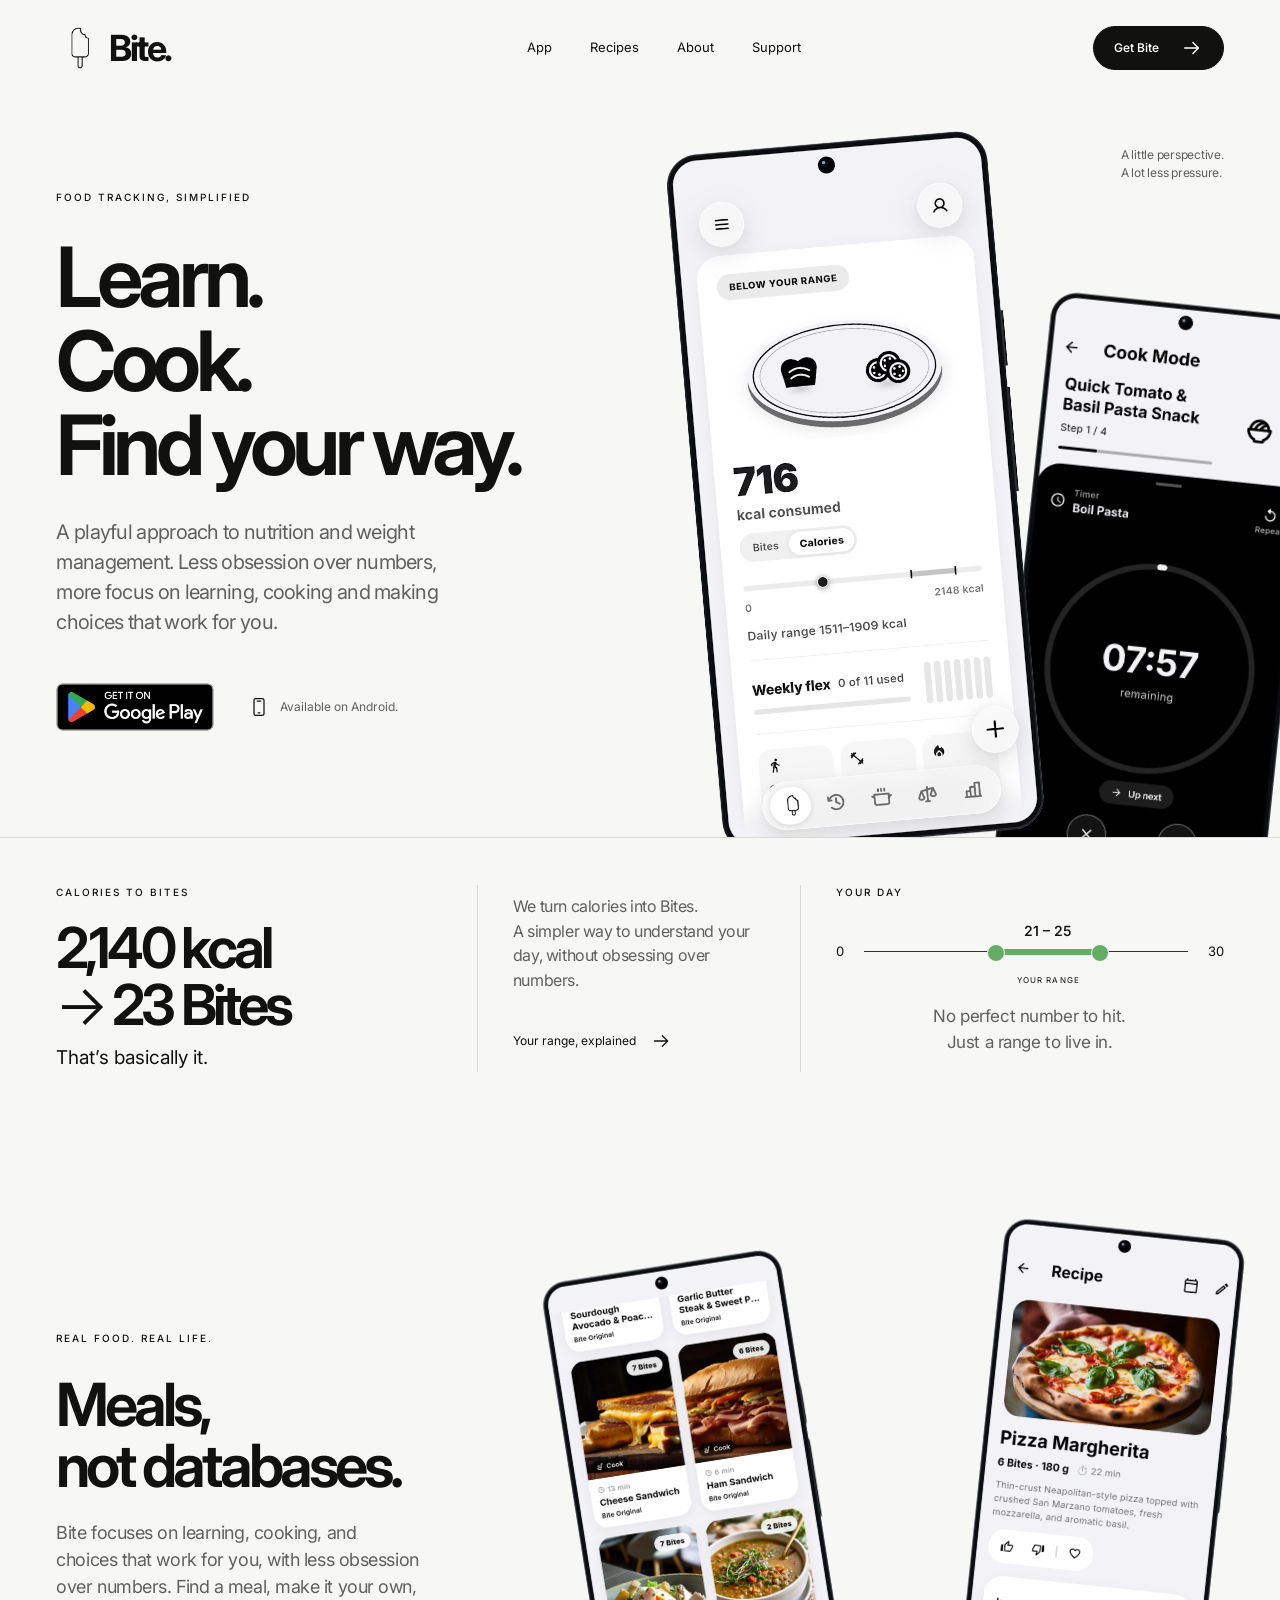
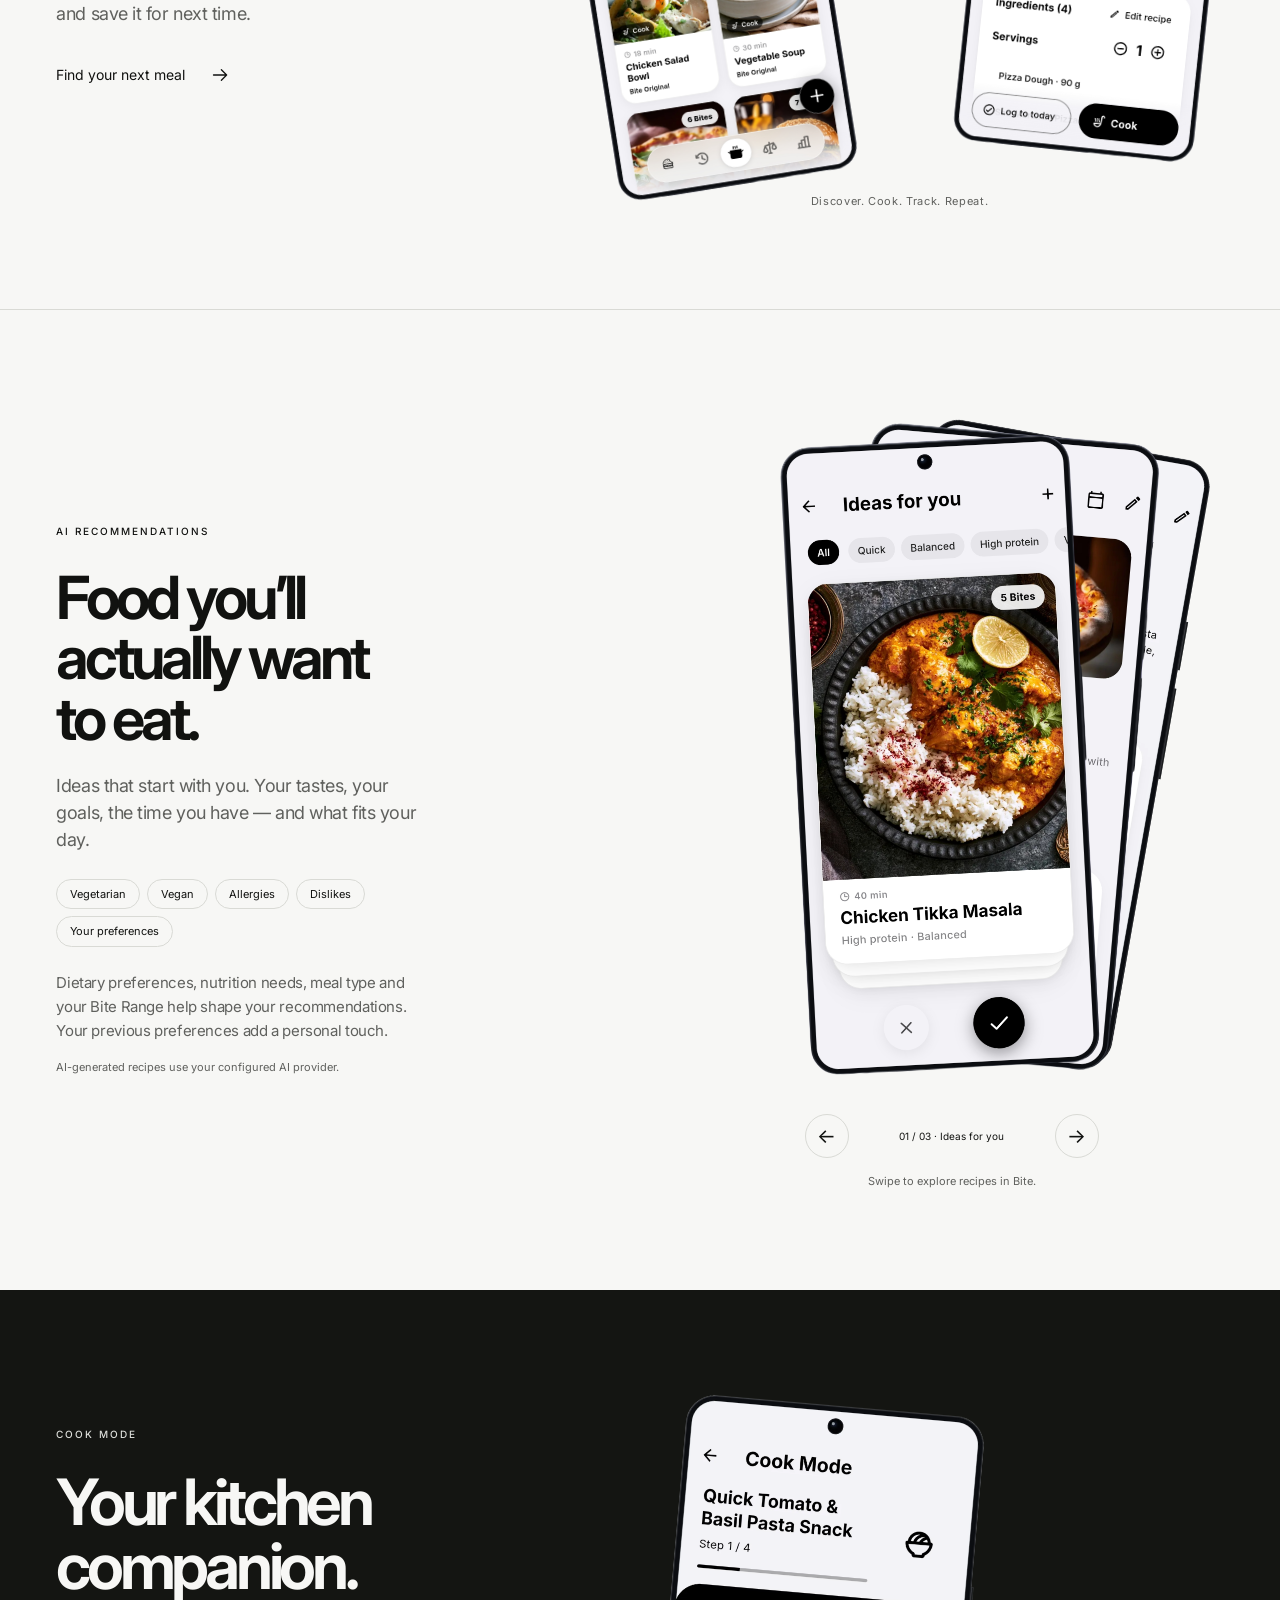
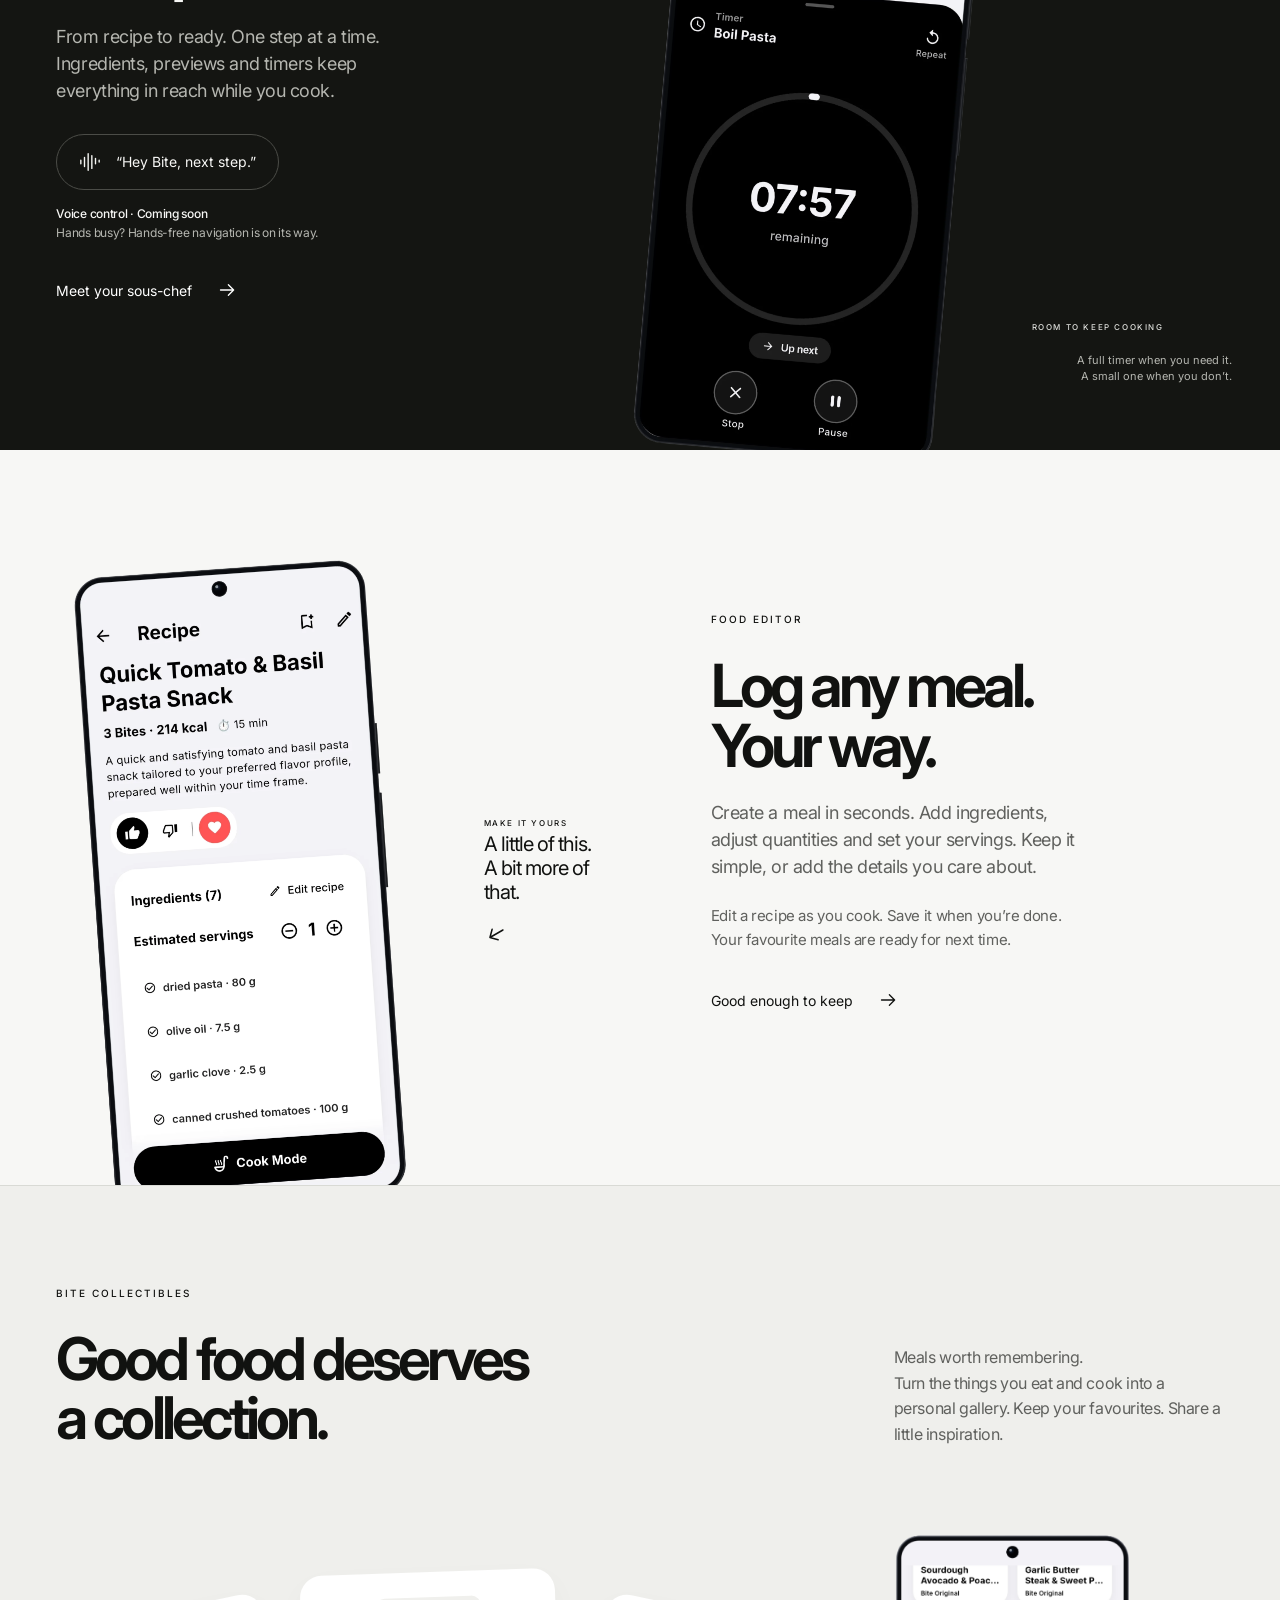
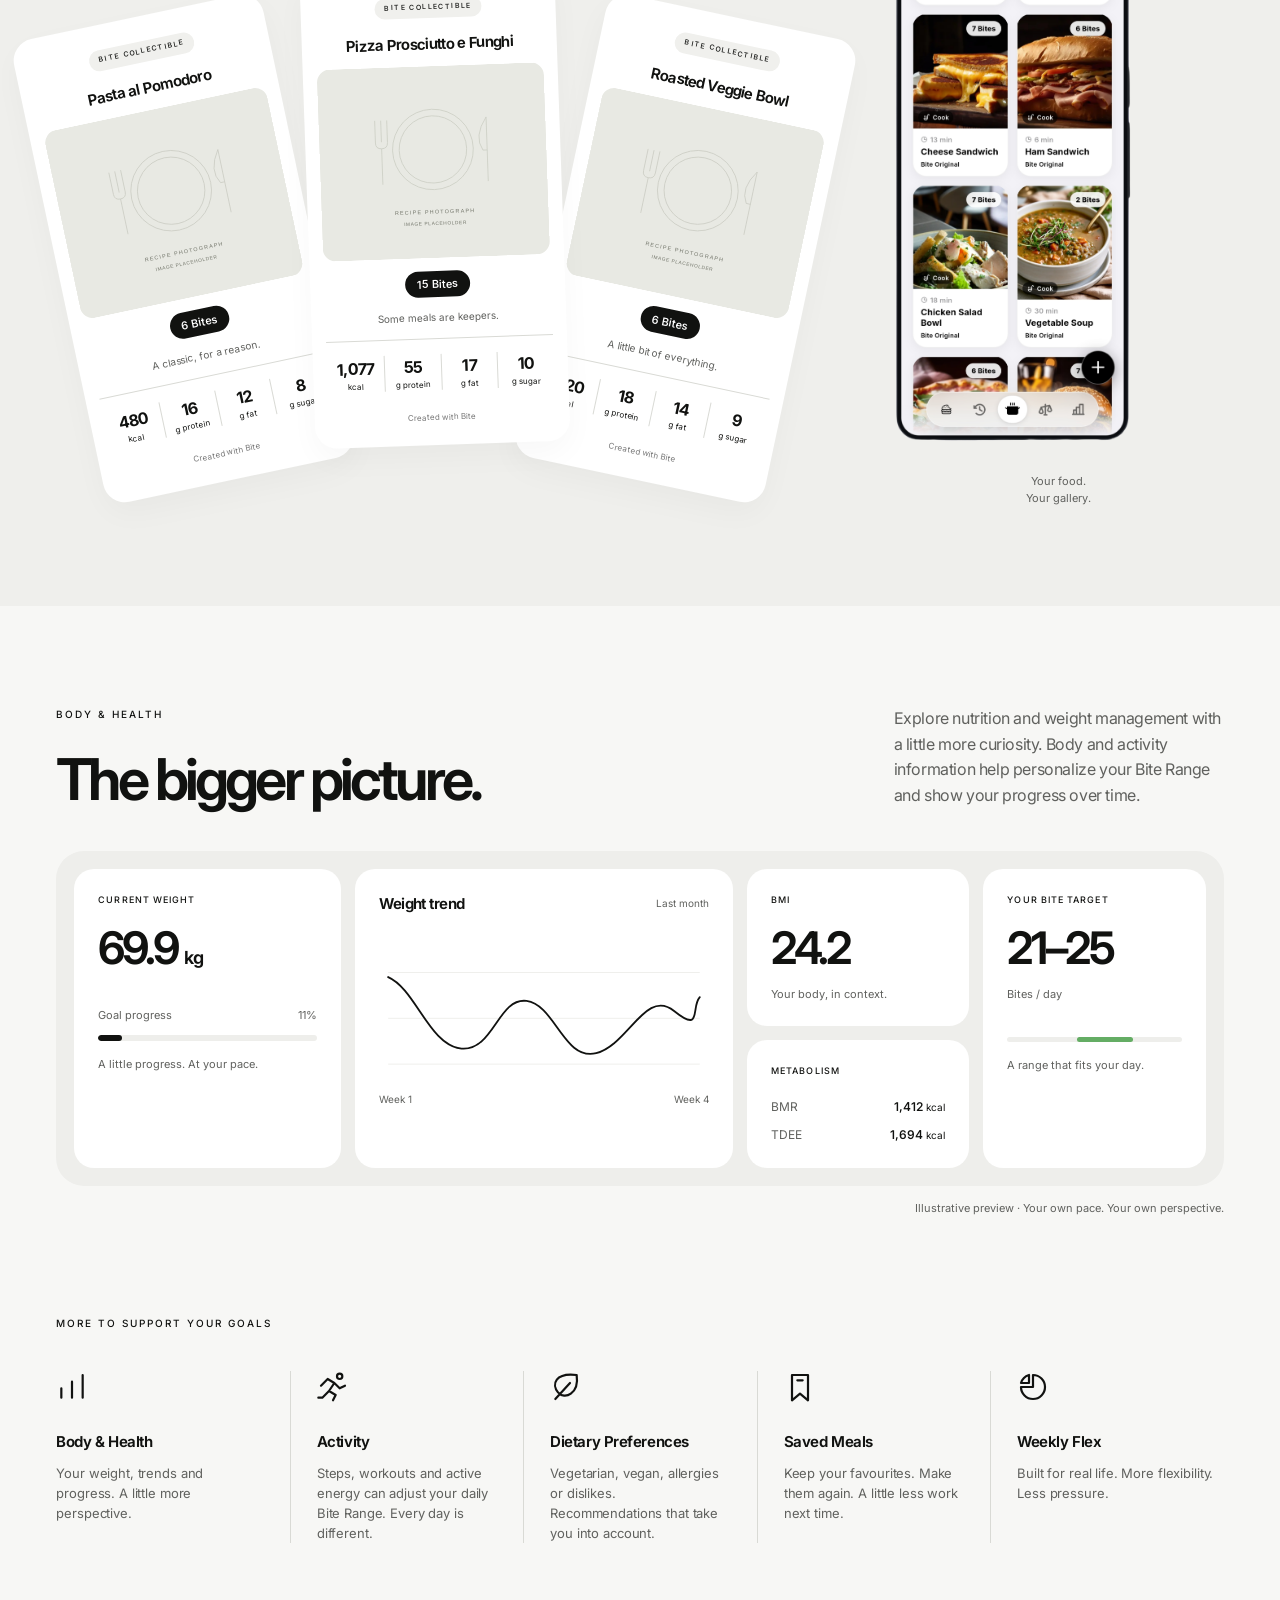
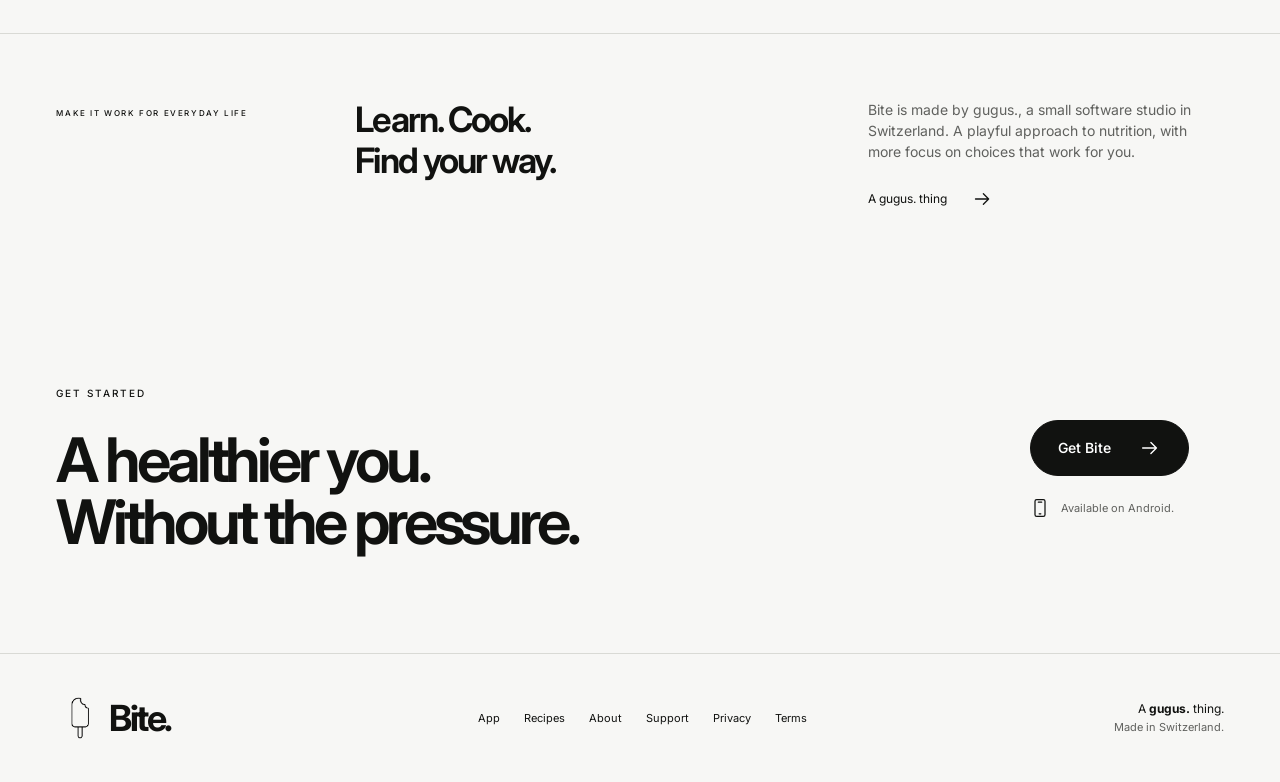
<file: index.html>
<!doctype html>
<html lang="en">
<head>
  <meta charset="utf-8">
  <meta name="viewport" content="width=device-width, initial-scale=1">
  <meta name="description" content="A playful approach to nutrition and weight management. Less obsession over numbers, more focus on learning, cooking and making choices that work for you.">
  <meta name="theme-color" content="#f7f7f5">
  <meta property="og:title" content="Bite. Learn. Cook. Find your way.">
  <meta property="og:description" content="A playful approach to nutrition and weight management. Less obsession over numbers, more focus on learning, cooking and making choices that work for you.">
  <meta property="og:type" content="website">
  <meta property="og:url" content="https://www.getbitten.app/">
  <title>Bite. — Learn. Cook. Find your way.</title>
  <link rel="canonical" href="https://www.getbitten.app/">
  <link rel="icon" href="assets/favicon.svg" type="image/svg+xml">
  <link rel="preload" href="assets/Inter.ttf" as="font" type="font/ttf" crossorigin>
  <link rel="stylesheet" href="styles.css">
  <script src="site.js" defer></script>
</head>
<body>
  <a class="skip-link" href="#main">Skip to content</a>
  <svg class="icon-library" xmlns="http://www.w3.org/2000/svg" aria-hidden="true"><defs>
    <symbol id="arrow" viewBox="0 0 24 24"><path d="M4 12h15m-6-6 6 6-6 6"/></symbol>
    <symbol id="phone" viewBox="0 0 24 24"><rect x="6" y="2" width="12" height="20" rx="2"/><path d="M10 5h4m-3 14h2"/></symbol>
    <symbol id="chart" viewBox="0 0 24 24"><path d="M4 20V13m8 7V8m8 12V3"/></symbol>
    <symbol id="activity" viewBox="0 0 24 24"><circle cx="17" cy="4" r="2"/><path d="m3 11 5-5 5 3-4 6 5 3-2 4M13 9l4 4 4-2M9 15l-5 5H1"/></symbol>
    <symbol id="leaf" viewBox="0 0 24 24"><path d="M20 3C4 1 1 10 6 16s16 1 14-13ZM4 21 15 9"/></symbol>
    <symbol id="bookmark" viewBox="0 0 24 24"><path d="M6 3h12v19l-6-5-6 5V3Zm4 4h4"/></symbol>
    <symbol id="flex" viewBox="0 0 24 24"><path d="M12 3a9 9 0 1 1-9 9h9V3Zm-3 0v6H3a9 9 0 0 1 6-6Z"/></symbol>
    <symbol id="sound" viewBox="0 0 24 24"><path d="M2 10v4m4-7v10m4-14v18m4-16v14m4-11v6m4-4v2"/></symbol>
  </defs></svg>
  <header class="site-header wrap">
    <a class="wordmark" href="./" aria-label="Bite home"><img class="brand-icon" src="assets/IconFree.png" width="48" height="48" alt="">Bite.</a>
    <nav class="desktop-nav" aria-label="Main navigation"><a href="#app">App</a><a href="#recipes">Recipes</a><a href="#about">About</a><a href="support.html">Support</a></nav>
    <a class="button header-cta" href="#get-bite">Get Bite <svg class="icon" aria-hidden="true"><use href="#arrow"/></svg></a>
    <details class="mobile-menu"><summary aria-label="Toggle navigation"><span></span><span></span></summary><nav aria-label="Mobile navigation"><a href="#app">App</a><a href="#recipes">Recipes</a><a href="#about">About</a><a href="support.html">Support</a><a href="#get-bite">Get Bite <span aria-hidden="true">↗</span></a></nav></details>
  </header>
  <main id="main">
    <section class="hero wrap" id="app" aria-labelledby="hero-title">
      <div class="hero-copy">
        <p class="eyebrow">Food tracking, simplified</p>
        <h1 id="hero-title">Learn.<br>Cook.<br>Find your way.</h1>
        <p class="lead">A playful approach to nutrition and weight management. Less obsession over numbers, more focus on learning, cooking and making choices that work for you.</p>
        <div class="hero-actions"><a class="google-play-badge" href="https://play.google.com/store/apps/details?id=com.avocadowitharms.bite"><img src="assets/google-play-badge.png" width="180" height="70" alt="Get it on Google Play"></a><span class="platform"><svg class="icon" aria-hidden="true"><use href="#phone"/></svg>Available on Android.</span></div>
      </div>
      <div class="hero-visual">
        <div class="device real-device hero-today"><img src="assets/today.png" width="1016" height="1270" alt="Bite Today showing calories, a personal daily range and Weekly Flex" fetchpriority="high"></div>
        <div class="device real-device hero-cook"><img src="assets/cooktimer.png" width="2048" height="2560" alt="Bite Cook Mode with a running pasta timer"></div>
        <span class="visual-caption">A little perspective.<br>A lot less pressure.</span>
      </div>
    </section>
    <section class="concept ruled" id="bite-range" aria-labelledby="concept-title">
      <div class="wrap concept-grid">
        <div class="conversion"><p class="eyebrow">Calories to Bites</p><h2 id="concept-title">2,140 kcal<br><span class="conversion-arrow">→</span> 23 Bites</h2><p>That’s basically it.</p></div>
        <div class="concept-copy"><p class="eyebrow mobile-label">More than numbers</p><p>We turn calories into Bites.<br>A simpler way to understand your day, without obsessing over numbers.</p><a class="text-link" href="#bigger-picture">Your range, explained <svg class="icon" aria-hidden="true"><use href="#arrow"/></svg></a></div>
        <div class="range-panel"><p class="eyebrow">Your day</p><div class="range-graphic" role="img" aria-label="Example personal range: 21 to 25 Bites on a scale from 0 to 30"><span>0</span><div class="range-line"><div class="range-zone"><strong>21 – 25</strong><small>Your range</small></div></div><span>30</span></div><p>No perfect number to hit.<br>Just a range to live in.</p></div>
      </div>
    </section>
    <section class="meals wrap section-space" id="recipes" aria-labelledby="meals-title">
      <div class="section-copy"><p class="eyebrow">Real food. Real life.</p><h2 id="meals-title">Meals,<br>not databases.</h2><p>Bite focuses on learning, cooking, and choices that work for you, with less obsession over numbers. Find a meal, make it your own, and save it for next time.</p><a class="text-link" href="#recommendations">Find your next meal <svg class="icon" aria-hidden="true"><use href="#arrow"/></svg></a></div>
      <div class="meal-composition real-meals" aria-label="Bite recipe gallery and Pizza Margherita recipe">
        <div class="device real-device meal-back"><img src="assets/gallery.png" width="2048" height="2560" alt="Browse meals in the Bite recipe gallery" loading="lazy"></div>
        <div class="device real-device meal-front"><img src="assets/pizzarecipt.png" width="2048" height="2560" alt="Pizza Margherita recipe with Bite value, ingredients and cooking controls" loading="lazy"></div>
        <span class="composition-caption">Discover. Cook. Track. Repeat.</span>
      </div>
    </section>
    <section class="recommendations ruled" id="recommendations" aria-labelledby="recommendations-title">
      <div class="wrap recommendation-grid section-space">
        <div class="section-copy"><p class="eyebrow">AI recommendations</p><h2 id="recommendations-title">Food you’ll<br>actually want<br>to eat.</h2><p>Ideas that start with you. Your tastes, your goals, the time you have — and what fits your day.</p><div class="preference-tags" aria-label="Preferences used for recommendations"><span>Vegetarian</span><span>Vegan</span><span>Allergies</span><span>Dislikes</span><span>Your preferences</span></div><p class="small-copy">Dietary preferences, nutrition needs, meal type and your Bite Range help shape your recommendations. Your previous preferences add a personal touch.</p><p class="fine-print">AI-generated recipes use your configured AI provider.</p></div>
        <div class="recommendation-showcase">
          <div class="deck" role="region" aria-label="Bite recipe screens" aria-roledescription="carousel" tabindex="0">
            <article class="recommendation-card screen-card" data-position="0" aria-label="1 of 3"><h3 class="sr-only">Ideas for you</h3><img src="assets/recommendation.png" width="2048" height="2560" alt="Bite recommendation deck showing Chicken Tikka Masala, 5 Bites and 40 minutes" loading="lazy" draggable="false"></article>
            <article class="recommendation-card screen-card" data-position="1" aria-label="2 of 3" aria-hidden="true"><h3 class="sr-only">Pizza Margherita</h3><img src="assets/pizzarecipt.png" width="2048" height="2560" alt="Bite Pizza Margherita recipe with ingredients and servings" loading="lazy" draggable="false"></article>
            <article class="recommendation-card screen-card" data-position="2" aria-label="3 of 3" aria-hidden="true"><h3 class="sr-only">Recipe details</h3><img src="assets/receiptDetail.png" width="2048" height="2560" alt="Bite tomato and basil pasta recipe with editable ingredients" loading="lazy" draggable="false"></article>
          </div>
          <div class="deck-controls"><button class="circle-button" type="button" data-deck-step="-1" aria-label="Previous recommendation">←</button><span class="deck-status" aria-live="polite" aria-atomic="true">01 / 03 · Ideas for you</span><button class="circle-button" type="button" data-deck-step="1" aria-label="Next recommendation">→</button></div><p class="deck-hint">Swipe to explore recipes in Bite.</p>
        </div>
      </div>
    </section>
    <section class="cook-section" id="cook-mode" aria-labelledby="cook-title">
      <div class="wrap cook-grid">
        <div class="section-copy"><p class="eyebrow">Cook Mode</p><h2 id="cook-title">Your kitchen<br>companion.</h2><p>From recipe to ready. One step at a time. Ingredients, previews and timers keep everything in reach while you cook.</p><div class="voice-note"><svg class="icon" aria-hidden="true"><use href="#sound"/></svg><span>“Hey Bite, next step.”</span></div><p class="small-copy voice-copy"><strong>Voice control · Coming soon</strong><br>Hands busy? Hands-free navigation is on its way.</p><a class="text-link" href="#get-bite">Meet your sous-chef <svg class="icon" aria-hidden="true"><use href="#arrow"/></svg></a></div>
        <div class="cook-visual"><div class="device real-device"><img src="assets/cooktimer.png" width="2048" height="2560" alt="Bite Cook Mode showing the current recipe, running timer, and pause and stop controls" loading="lazy"></div><div class="timer-fragment"><span class="eyebrow">Room to keep cooking</span><p>A full timer when you need it.<br>A small one when you don’t.</p></div></div>
      </div>
    </section>
    <section class="editor-section wrap section-space" id="food-editor" aria-labelledby="editor-title">
      <div class="editor-visual"><div class="device real-device"><img src="assets/receiptDetail.png" width="2048" height="2560" alt="Bite recipe detail with ingredients, editable servings and Cook Mode" loading="lazy"></div><div class="editor-note"><span class="eyebrow">Make it yours</span><p>A little of this.<br>A bit more of that.</p><svg class="icon" aria-hidden="true"><use href="#arrow"/></svg></div></div>
      <div class="section-copy"><p class="eyebrow">Food editor</p><h2 id="editor-title">Log any meal.<br>Your way.</h2><p>Create a meal in seconds. Add ingredients, adjust quantities and set your servings. Keep it simple, or add the details you care about.</p><p class="small-copy">Edit a recipe as you cook. Save it when you’re done. Your favourite meals are ready for next time.</p><a class="text-link" href="#collectibles">Good enough to keep <svg class="icon" aria-hidden="true"><use href="#arrow"/></svg></a></div>
    </section>
    <section class="collectibles ruled" id="collectibles" aria-labelledby="collectibles-title">
      <div class="wrap section-space"><div class="collectibles-heading"><div><p class="eyebrow">Bite collectibles</p><h2 id="collectibles-title">Good food deserves<br>a collection.</h2></div><p>Meals worth remembering.<br>Turn the things you eat and cook into a personal gallery. Keep your favourites. Share a little inspiration.</p></div>
        <div class="collection-composition">
          <div class="collectible-deck" aria-label="Example Bite collectible cards with image placeholders">
            <article class="collectible-card collectible-left"><p class="eyebrow">Bite collectible</p><h3>Pasta al Pomodoro</h3><img src="assets/placeholders/meal.svg" width="400" height="320" alt="Pasta photo placeholder" loading="lazy"><span class="pill">6 Bites</span><p>A classic, for a reason.</p><div class="nutrition"><span><b>480</b>kcal</span><span><b>16</b>g protein</span><span><b>12</b>g fat</span><span><b>8</b>g sugar</span></div><small>Created with Bite</small></article>
            <article class="collectible-card collectible-front"><p class="eyebrow">Bite collectible</p><h3>Pizza Prosciutto e Funghi</h3><img src="assets/placeholders/meal.svg" width="400" height="320" alt="Pizza photo placeholder" loading="lazy"><span class="pill">15 Bites</span><p>Some meals are keepers.</p><div class="nutrition"><span><b>1,077</b>kcal</span><span><b>55</b>g protein</span><span><b>17</b>g fat</span><span><b>10</b>g sugar</span></div><small>Created with Bite</small></article>
            <article class="collectible-card collectible-right"><p class="eyebrow">Bite collectible</p><h3>Roasted Veggie Bowl</h3><img src="assets/placeholders/meal.svg" width="400" height="320" alt="Veggie bowl photo placeholder" loading="lazy"><span class="pill">6 Bites</span><p>A little bit of everything.</p><div class="nutrition"><span><b>420</b>kcal</span><span><b>18</b>g protein</span><span><b>14</b>g fat</span><span><b>9</b>g sugar</span></div><small>Created with Bite</small></article>
          </div>
          <figure class="gallery-visual"><div class="device real-device"><img src="assets/gallery.png" width="2048" height="2560" alt="Bite recipe gallery with saved meals and cooking shortcuts" loading="lazy"></div><figcaption>Your food.<br>Your gallery.</figcaption></figure>
        </div>
      </div>
    </section>
    <section class="health-section wrap section-space" id="bigger-picture" aria-labelledby="health-title"><div class="health-heading"><div><p class="eyebrow">Body &amp; health</p><h2 id="health-title">The bigger picture.</h2></div><p>Explore nutrition and weight management with a little more curiosity. Body and activity information help personalize your Bite Range and show your progress over time.</p></div><div class="health-cards" aria-label="Illustrative body and health preview">
      <article class="health-card health-weight"><p class="eyebrow">Current weight</p><p class="health-value">69.9 <span>kg</span></p><div class="health-goal"><span>Goal progress</span><span>11%</span></div><div class="health-progress" role="img" aria-label="Example goal progress: 11 percent"><span></span></div><p class="health-note">A little progress. At your pace.</p></article>
      <article class="health-card health-trend"><div class="health-card-heading"><h3>Weight trend</h3><span>Last month</span></div><svg viewBox="0 0 360 150" role="img" aria-label="Illustrative weight trend over a month"><path class="chart-grid" d="M10 30H350M10 80H350M10 130H350"/><path class="trend-line" pathLength="1" d="M10 35C40 48 55 110 90 113S130 57 161 61 202 127 237 118 291 47 322 72 340 68 350 57"/></svg><div class="chart-labels"><span>Week 1</span><span>Week 4</span></div></article>
      <article class="health-card health-bmi"><p class="eyebrow">BMI</p><p class="health-value">24.2</p><p class="health-note">Your body, in context.</p></article>
      <article class="health-card health-metabolism"><p class="eyebrow">Metabolism</p><dl><div><dt>BMR</dt><dd>1,412 <span>kcal</span></dd></div><div><dt>TDEE</dt><dd>1,694 <span>kcal</span></dd></div></dl></article>
      <article class="health-card health-target"><p class="eyebrow">Your Bite target</p><p class="health-value">21–25</p><p class="health-note">Bites / day</p><div class="health-range" role="img" aria-label="Example personal Bite Range"><span></span></div><p class="health-note">A range that fits your day.</p></article>
    </div><p class="health-caption">Illustrative preview · Your own pace. Your own perspective.</p></section>
    <section class="feature-summary wrap" aria-labelledby="summary-title"><p class="eyebrow" id="summary-title">More to support your goals</p><div class="feature-grid">
      <article><svg class="feature-icon" aria-hidden="true"><use href="#chart"/></svg><h3>Body &amp; Health</h3><p>Your weight, trends and progress. A little more perspective.</p></article>
      <article><svg class="feature-icon" aria-hidden="true"><use href="#activity"/></svg><h3>Activity</h3><p>Steps, workouts and active energy can adjust your daily Bite Range. Every day is different.</p></article>
      <article><svg class="feature-icon" aria-hidden="true"><use href="#leaf"/></svg><h3>Dietary Preferences</h3><p>Vegetarian, vegan, allergies or dislikes. Recommendations that take you into account.</p></article>
      <article><svg class="feature-icon" aria-hidden="true"><use href="#bookmark"/></svg><h3>Saved Meals</h3><p>Keep your favourites. Make them again. A little less work next time.</p></article>
      <article><svg class="feature-icon" aria-hidden="true"><use href="#flex"/></svg><h3>Weekly Flex</h3><p>Built for real life. More flexibility. Less pressure.</p></article>
    </div></section>
    <section class="about-section ruled" id="about"><div class="wrap about-grid"><p class="eyebrow">Make it work for everyday life</p><h2>Learn. Cook.<br>Find your way.</h2><div><p>Bite is made by gugus., a small software studio in Switzerland. A playful approach to nutrition, with more focus on choices that work for you.</p><a class="text-link" href="https://gugus.software/">A gugus. thing <svg class="icon" aria-hidden="true"><use href="#arrow"/></svg></a></div></div></section>
    <section class="final-cta wrap section-space" id="get-bite" aria-labelledby="cta-title"><div><p class="eyebrow">Get started</p><h2 id="cta-title">A healthier you.<br>Without the pressure.</h2></div><div class="download-actions"><a class="button" href="https://play.google.com/store/apps/details?id=com.avocadowitharms.bite">Get Bite <svg class="icon" aria-hidden="true"><use href="#arrow"/></svg></a><p class="platform"><svg class="icon" aria-hidden="true"><use href="#phone"/></svg><span>Available on Android.</span></p></div></section>
  </main>
  <footer class="site-footer ruled"><div class="wrap footer-grid"><a class="wordmark" href="./" aria-label="Bite home"><img class="brand-icon" src="assets/IconFree.png" width="48" height="48" alt="">Bite.</a><nav aria-label="Footer navigation"><a href="#app">App</a><a href="#recipes">Recipes</a><a href="#about">About</a><a href="support.html">Support</a><a href="privacy.html">Privacy</a><a href="terms.html">Terms</a></nav><p>A <a href="https://gugus.software/"><strong>gugus.</strong></a> thing.<br><span>Made in Switzerland.</span></p></div></footer>
</body>
</html>
</file>
<file: styles.css>
@font-face{font-family:Inter;src:url('assets/Inter.ttf') format('truetype');font-weight:100 900;font-style:normal;font-display:swap}
:root{--paper:#f7f7f5;--ink:#111210;--muted:#60615e;--line:#d9dad5;--green:#64ad64;--surface:#eeeeeb;--gutter:clamp(24px,4.4vw,76px)}
*{box-sizing:border-box}
html{scroll-behavior:smooth;scroll-padding-top:30px}
body{margin:0;background:var(--paper);color:var(--ink);font-family:Inter,Arial,Helvetica,sans-serif;-webkit-font-smoothing:antialiased;line-height:1.5}
a{color:inherit;text-decoration:none}button,summary{-webkit-tap-highlight-color:transparent}button{font:inherit;color:inherit}button,a,summary{touch-action:manipulation}button{cursor:pointer}a:focus-visible,button:focus-visible,summary:focus-visible,[tabindex]:focus-visible{outline:2px solid currentColor;outline-offset:7px}img{display:block;max-width:100%;height:auto}h1,h2,h3,p,figure{margin:0}h1,h2,h3{font-weight:650}h1,h2{letter-spacing:-.067em;line-height:1.01}h2{font-size:clamp(42px,4.65vw,70px)}h3{letter-spacing:-.035em}p{color:var(--muted)}::selection{background:#dcebd9;color:#111}
.wrap{width:min(1440px,100%);padding-inline:var(--gutter);margin-inline:auto}.ruled{border-top:1px solid var(--line)}.section-space{padding-top:100px;padding-bottom:100px}.eyebrow{color:var(--ink);font-size:10px;font-weight:500;letter-spacing:.2em;line-height:1.5;text-transform:uppercase;margin-bottom:28px}.icon-library{position:absolute;width:0;height:0;overflow:hidden}.icon,.feature-icon{width:24px;height:24px;fill:none;stroke:currentColor;stroke-width:1.5;stroke-linecap:round;stroke-linejoin:round;flex:none}.button{display:inline-flex;align-items:center;justify-content:center;gap:28px;min-height:56px;padding:15px 27px;background:var(--ink);color:white;border:1px solid var(--ink);border-radius:100px;font-size:14px;font-weight:550;white-space:nowrap;transition:background .2s,transform .2s}.button:hover{background:#353631;transform:translateY(-2px)}.button .icon{width:22px}.text-link{display:inline-flex;align-items:center;gap:25px;font-size:14px;min-height:44px;margin-top:26px}.text-link .icon{width:21px;transition:transform .2s}.text-link:hover .icon{transform:translateX(5px)}.text-link:hover{text-decoration:underline;text-underline-offset:5px}.platform{display:flex;align-items:center;gap:11px;font-size:12px;color:var(--muted)}.platform .icon{width:20px;color:var(--ink)}.skip-link{position:fixed;top:-70px;left:20px;z-index:20;background:var(--ink);color:white;padding:12px 20px;border-radius:4px}.skip-link:focus{top:12px}.wordmark{font-size:36px;font-weight:700;letter-spacing:-.07em;line-height:1}.site-header{height:96px;display:flex;align-items:center;justify-content:space-between;gap:24px}.desktop-nav{display:flex;gap:38px;font-size:13px;margin-left:65px}.desktop-nav a,.site-footer nav a{padding-block:12px}.desktop-nav a:hover,.site-footer a:hover{text-decoration:underline;text-underline-offset:5px}.header-cta{min-height:42px;padding:9px 20px;font-size:12px;gap:22px}.mobile-menu{display:none}
.hero{display:grid;grid-template-columns:1.06fr 1fr;min-height:700px;overflow:hidden;position:relative}.hero-copy{padding-top:94px;position:relative;z-index:2;padding-bottom:95px}.hero h1{font-size:clamp(60px,6.5vw,96px);white-space:nowrap}.hero .eyebrow{margin-bottom:30px}.lead{font-size:20px;line-height:1.5;max-width:400px;margin-top:30px;letter-spacing:-.035em}.hero-actions{display:flex;align-items:center;gap:24px;flex-wrap:wrap;margin-top:35px}.hero-visual{position:relative;min-width:0}.device{border:7px solid #1b1c1a;outline:1px solid #90918b;outline-offset:2px;border-radius:43px;overflow:hidden;background:#f6f6f4;box-shadow:inset 0 0 0 2px #bbb,8px 8px 0 #dbdcd7;width:300px;flex:none}.device img{width:100%}.hero-today{position:absolute;top:26px;left:5%;width:340px;transform:rotate(-5deg);z-index:1}.hero-cook{position:absolute;top:190px;left:63%;width:286px;transform:rotate(6deg)}.visual-caption{position:absolute;top:50px;right:0;font-size:12px;line-height:1.5;letter-spacing:-.02em;color:var(--muted);max-width:140px}.concept-grid{display:grid;grid-template-columns:1.12fr .86fr 1.13fr;padding-block:47px}.concept-grid>div{padding-inline:35px;border-left:1px solid var(--line)}.concept-grid>div:first-child{padding-left:0;border:0}.concept-grid>div:last-child{padding-right:0}.conversion h2{font-size:clamp(38px,4.4vw,65px);white-space:nowrap;letter-spacing:-.07em}.conversion .eyebrow{margin-bottom:20px}.conversion>p:last-child{font-size:19px;color:var(--ink);margin-top:10px}.conversion-arrow{font-weight:350}.concept-copy{display:flex;flex-direction:column;justify-content:center}.concept-copy>p{font-size:16px;line-height:1.55;letter-spacing:-.025em}.concept-copy .text-link{font-size:12px;gap:15px}.range-panel .eyebrow{margin-bottom:35px}.range-panel>p:last-child{text-align:center;font-size:17px;margin-top:43px;letter-spacing:-.025em}.range-graphic{display:flex;align-items:center;gap:20px;font-size:13px;margin-top:42px}.range-line{height:1px;background:#333;position:relative;flex:1}.range-zone{position:absolute;left:40%;width:34%;height:6px;background:var(--green);top:-2px}.range-zone:before,.range-zone:after{content:"";position:absolute;width:16px;height:16px;top:-5px;background:var(--green);border:1px solid var(--paper);border-radius:50%}.range-zone:before{left:-6px}.range-zone:after{right:-6px}.range-zone strong{position:absolute;bottom:14px;left:50%;transform:translateX(-50%);white-space:nowrap;font-weight:550;font-size:14px}.range-zone small{position:absolute;top:25px;left:50%;transform:translateX(-50%);font-size:8px;letter-spacing:.14em;text-transform:uppercase;white-space:nowrap}.mobile-label{display:none}
.section-copy>p:not(.eyebrow){max-width:365px;font-size:18px;line-height:1.5;letter-spacing:-.025em;margin-top:24px}.section-copy>p.small-copy{font-size:15px;line-height:1.6}.section-copy>p.fine-print{font-size:11px;letter-spacing:0;margin-top:16px}.meals{display:grid;grid-template-columns:.9fr 1.3fr;align-items:center;gap:70px;overflow:hidden}.meal-composition{height:470px;position:relative}.meal-card{width:300px;padding:12px;background:#fff;border:1px solid #e7e7e3;border-radius:24px;position:absolute;box-shadow:0 14px 40px #11111108}.meal-card>img{border-radius:15px;aspect-ratio:1.12;object-fit:cover}.meal-card>div{padding:22px 9px 12px}.meal-card .eyebrow{font-size:8px;margin:0}.meal-card h3{font-size:20px;margin:10px 0 16px}.pill{display:inline-block;background:var(--ink);color:#fff;border-radius:30px;padding:5px 12px;font-size:11px;font-weight:550}.meal-time{font-size:11px;float:right;padding-top:6px}.meal-back{left:0;top:32px;transform:rotate(-9deg)}.meal-front{right:10px;top:0;transform:rotate(6deg)}.composition-caption{position:absolute;bottom:0;left:0;width:100%;text-align:center;font-size:11px;letter-spacing:.06em;color:var(--muted)}
.recommendation-grid{display:grid;grid-template-columns:1fr 1fr;gap:80px;align-items:center}.preference-tags{display:flex;flex-wrap:wrap;gap:7px;max-width:365px;margin-top:26px}.preference-tags span{font-size:11px;border:1px solid var(--line);border-radius:30px;padding:6px 13px}.recommendation-showcase{padding:20px 34px 0}.deck{position:relative;height:492px;touch-action:pan-y;max-width:365px;margin:auto}.recommendation-card{position:absolute;inset:0;border:1px solid #ddded8;border-radius:24px;background:white;overflow:hidden;transition:transform .35s,opacity .35s;transform-origin:50% 85%;user-select:none}.recommendation-card[data-position="0"]{z-index:3;transform:rotate(-3deg);box-shadow:0 12px 28px #00000008}.recommendation-card[data-position="1"]{z-index:2;transform:translate(18px,-9px) rotate(5deg);color:#7b7b77}.recommendation-card[data-position="2"]{z-index:1;transform:translate(30px,-16px) rotate(10deg);color:#9b9b96}.recommendation-card:not([data-position="0"]){pointer-events:none}.card-top{display:flex;justify-content:space-between;align-items:center;padding:20px 22px}.card-top .eyebrow{margin:0}.card-top .icon{width:18px;height:18px}.recommendation-card>img{width:calc(100% - 24px);height:242px;object-fit:cover;border-radius:15px;margin-inline:12px}.recommendation-body{padding:23px}.recommendation-body .eyebrow{font-size:8px;margin-bottom:9px}.recommendation-body h3{font-size:28px;line-height:1.1}.recommendation-body>p:not(.eyebrow){font-size:13px;margin-top:10px}.recipe-meta{display:flex;align-items:center;gap:17px;font-size:11px;margin-top:23px}.deck-controls{display:flex;gap:18px;align-items:center;justify-content:center;margin-top:34px}.circle-button{height:44px;width:44px;border:1px solid var(--line);border-radius:50%;background:transparent;font-size:20px;flex:none}.circle-button:hover{background:var(--ink);color:white;border-color:var(--ink)}.deck-status{font-size:10px;min-width:170px;text-align:center}.deck-hint{text-align:center;font-size:11px;margin-top:15px}
.cook-section{background:#141512;color:#f7f7f5;overflow:hidden}.cook-grid{display:grid;grid-template-columns:1fr 1.1fr;min-height:760px;gap:75px;align-items:center;padding-top:80px}.cook-section .section-copy{padding-bottom:80px}.cook-section .eyebrow{color:#dddeda}.cook-section p{color:#b5b6b0}.cook-section h2{font-size:clamp(46px,5vw,76px)}.cook-section .text-link{color:white}.voice-note{display:inline-flex;align-items:center;gap:15px;border:1px solid #4b4c47;border-radius:100px;padding:15px 22px;margin-top:30px;font-size:14px}.voice-note .icon{width:22px}.section-copy>p.voice-copy{font-size:12px;max-width:300px;margin-top:14px}.voice-copy strong{color:#f7f7f5;font-weight:500}.cook-visual{position:relative;align-self:end;height:670px}.cook-visual .device{width:316px;transform:rotate(5deg);position:absolute;top:6px;left:0;box-shadow:9px 5px 0 #33352e;outline-color:#5f605b}.timer-fragment{position:absolute;right:-8px;bottom:65px;z-index:2;width:200px}.timer-fragment .eyebrow{font-size:8px;max-width:130px;margin:0 0 15px auto}.timer-fragment img{width:170px;margin-left:auto;box-shadow:0 14px 40px #0005;border-radius:30px}.timer-fragment p{font-size:11px;margin-top:16px;text-align:right}
.editor-section{display:grid;grid-template-columns:1.1fr 1fr;gap:90px;align-items:center;padding-bottom:0;overflow:hidden}.editor-visual{height:635px;position:relative}.editor-visual .device{width:308px;position:absolute;left:30px;top:0;transform:rotate(-4deg)}.editor-note{position:absolute;right:-10px;top:240px;max-width:165px;z-index:1;background:var(--paper);padding:18px 5px 18px 18px}.editor-note .eyebrow{font-size:8px;margin-bottom:14px}.editor-note p{font-size:20px;color:var(--ink);letter-spacing:-.05em;line-height:1.2}.editor-note>.icon{transform:rotate(150deg);margin-top:18px}.editor-section .section-copy{padding-bottom:100px}
.collectibles{background:#efefec;overflow:hidden}.collectibles-heading,.health-heading{display:flex;align-items:end;justify-content:space-between;gap:60px}.collectibles-heading>p,.health-heading>p{max-width:330px;font-size:16px;letter-spacing:-.025em;line-height:1.6}.collectibles-heading h2{font-size:clamp(42px,4.6vw,68px)}.collection-composition{display:grid;grid-template-columns:1.6fr .7fr;gap:80px;margin-top:80px;align-items:center}.collectible-deck{position:relative;height:490px}.collectible-card{position:absolute;width:255px;border-radius:22px;background:#fff;padding:19px 14px;text-align:center;box-shadow:0 12px 30px #00000008}.collectible-card .eyebrow{font-size:7px;background:#f0f0ed;border-radius:20px;display:inline-block;padding:5px 10px;margin-bottom:17px}.collectible-card h3{font-size:15px;margin-bottom:13px;line-height:1.2;white-space:nowrap;letter-spacing:-.045em}.collectible-card img{border-radius:13px;aspect-ratio:1.18;object-fit:cover;margin-bottom:12px}.collectible-card>p:not(.eyebrow){font-size:10px;margin:13px 0}.collectible-card>small{font-size:8px;color:#777}.nutrition{display:grid;grid-template-columns:repeat(4,1fr);border-top:1px solid var(--line);padding-block:15px 12px}.nutrition span{font-size:8px;border-left:1px solid var(--line)}.nutrition span:first-child{border-left:0}.nutrition b{display:block;font-size:16px;letter-spacing:-.05em}.collectible-left{left:0;top:40px;transform:rotate(-12deg)}.collectible-front{left:50%;top:0;transform:translateX(-50%) rotate(-2deg);z-index:2}.collectible-right{right:0;top:40px;transform:rotate(12deg)}.gallery-visual{position:relative}.gallery-visual .device{width:240px;border-width:5px;border-radius:32px;box-shadow:6px 5px 0 #dadbd5}.gallery-visual figcaption{font-size:11px;text-align:center;margin-top:24px;color:var(--muted)}
.health-heading h2{font-size:clamp(42px,4.5vw,68px)}.health-caption{font-size:11px;text-align:right;margin-top:14px}.feature-summary{padding-bottom:90px}.feature-summary>.eyebrow{margin-bottom:40px}.feature-grid{display:grid;grid-template-columns:repeat(5,1fr)}.feature-grid article{padding:0 26px;border-left:1px solid var(--line)}.feature-grid article:first-child{padding-left:0;border:0}.feature-grid article:last-child{padding-right:0}.feature-icon{width:32px;height:32px;stroke-width:1.65;margin-bottom:22px}.feature-grid h3{font-size:15px;margin-bottom:9px;letter-spacing:-.03em}.feature-grid p{font-size:13px;line-height:1.55;letter-spacing:-.01em}.about-grid{display:grid;grid-template-columns:.7fr 1.3fr 1fr;gap:50px;padding-block:65px}.about-grid>.eyebrow{font-size:8px;padding-top:8px}.about-grid h2{font-size:35px;letter-spacing:-.055em;line-height:1.15}.about-grid>div>p{font-size:14px}.about-grid .text-link{margin-top:15px;font-size:12px}.final-cta{display:flex;align-items:center;justify-content:space-between;gap:60px}.final-cta h2{font-size:clamp(42px,4.8vw,72px)}.download-actions{flex:none;padding-right:35px}.download-actions .platform{margin-top:20px;font-size:11px}.site-footer{padding-block:40px}.footer-grid{display:flex;align-items:center;justify-content:space-between;gap:30px}.site-footer nav{display:flex;flex-wrap:wrap;gap:24px;font-size:11px}.site-footer p{font-size:12px;text-align:right;color:var(--ink)}.site-footer p span{font-size:11px;color:var(--muted)}
.google-play-badge{display:block;width:180px;max-width:100%;flex:none;margin-left:-11px}.google-play-badge img{width:100%;height:auto}
@media(max-width:600px){.hero-actions .google-play-badge{margin-inline:auto}}
.recommendations{overflow:clip}
@media(min-width:1441px){.hero-cook{left:62%}.hero-today{left:10%}}
@media(max-width:1150px){.hero{min-height:680px;grid-template-columns:1.12fr 1fr}.hero-copy{padding-top:80px}.hero h1{font-size:6.5vw}.hero-today{width:310px;left:12%;top:35px}.hero-cook{left:80%;width:260px}.visual-caption{display:none}.hero-actions{gap:18px}.hero-actions .platform{flex-basis:100%}.concept-grid>div{padding-inline:24px}.concept-copy>p{font-size:14px}.range-graphic{gap:12px}.meals{gap:35px;grid-template-columns:.85fr 1.15fr}.meal-card{width:255px}.meal-composition{height:430px}.meal-card h3{font-size:18px}.meal-front{right:0}.recommendation-grid{gap:50px}.recommendation-showcase{padding-inline:20px}.deck{height:475px}.recommendation-card>img{height:222px}.recipe-meta{gap:10px}.cook-grid{gap:35px}.timer-fragment{right:-15px;width:160px}.cook-visual .device{width:280px}.editor-section{gap:50px}.editor-note{right:-5px;font-size:18px;max-width:150px}.editor-visual .device{left:0;width:290px}.collection-composition{gap:50px;grid-template-columns:1.6fr .7fr}.collectible-card{width:220px}.collectible-card h3{font-size:13px}.gallery-visual .device{width:210px}.collectible-deck{height:440px}.feature-grid article{padding-inline:18px}.feature-grid h3{font-size:13px}.about-grid{gap:30px}.about-grid h2{font-size:30px}.site-footer nav{gap:16px}}
@media(max-width:800px){.site-header{height:85px}.desktop-nav{gap:24px;margin-left:0}.hero{grid-template-columns:1.15fr 1fr;min-height:615px}.hero h1{font-size:7vw}.hero-copy{padding-top:65px}.hero .lead{font-size:17px;max-width:330px}.hero-today{width:280px;left:15%;top:50px}.hero-cook{left:110%}.concept-grid{grid-template-columns:1fr 1fr}.concept-copy{grid-column:1/-1;grid-row:2;border-left:0!important;border-top:1px solid var(--line);margin-top:32px;padding:24px 0 0!important;display:flex;flex-direction:row;justify-content:space-between;align-items:center}.concept-copy>p{max-width:330px}.concept-copy .text-link{margin:0}.range-panel{padding-right:0!important}.conversion h2{font-size:46px}.section-space{padding-block:75px}.meals{gap:25px}.meals h2{font-size:42px}.section-copy>p:not(.eyebrow){font-size:16px}.meal-card{width:225px}.meal-back{top:50px;left:0}.meal-front{right:-20px}.meal-composition{height:400px}.meal-card h3{font-size:16px}.recommendation-grid{gap:25px}.recommendation-grid h2{font-size:44px}.recommendation-showcase{padding:20px 10px 0 0}.deck{height:450px}.recommendation-card>img{height:195px}.recommendation-body{padding:18px}.recommendation-body h3{font-size:23px}.deck-status{min-width:140px;font-size:9px}.deck-controls{gap:8px}.recipe-meta{gap:8px;font-size:9px}.recipe-meta .pill{font-size:10px;padding-inline:9px}.cook-grid{gap:20px;min-height:690px}.cook-visual{height:610px}.cook-visual .device{width:270px;left:0}.timer-fragment{right:-5px;bottom:45px;width:145px}.timer-fragment img{width:140px}.timer-fragment>.eyebrow{display:none}.editor-section{padding-bottom:0;gap:40px}.editor-visual{height:585px}.editor-visual .device{width:270px}.editor-note{display:none}.collectibles-heading,.health-heading{gap:30px}.collectibles-heading>p,.health-heading>p{max-width:240px;font-size:14px}.collectibles-heading h2{font-size:43px}.collection-composition{gap:35px;grid-template-columns:1fr}.collectible-deck{max-width:590px;width:100%;margin:auto}.gallery-visual{display:flex;align-items:center;justify-content:center;gap:50px}.gallery-visual .device{width:200px}.gallery-visual figcaption{max-width:150px;font-size:24px;line-height:1.1;letter-spacing:-.04em;text-align:left;color:var(--ink)}.feature-grid{grid-template-columns:repeat(3,1fr);row-gap:35px}.feature-grid article:nth-child(4){border-left:0;padding-left:0}.feature-grid article:nth-child(3){padding-right:0}.about-grid{grid-template-columns:1.2fr 1fr}.about-grid>.eyebrow{grid-column:1/-1;margin-bottom:0}.final-cta{gap:30px}.final-cta h2{font-size:43px}.download-actions{padding-right:0}.footer-grid{flex-wrap:wrap}.site-footer nav{order:3;width:100%;justify-content:center}}
@media(max-width:600px){:root{--gutter:24px}.site-header{height:84px}.wordmark{font-size:31px}.desktop-nav,.header-cta{display:none}.mobile-menu{display:block}.mobile-menu summary{width:44px;height:44px;display:flex;align-items:center;justify-content:center;flex-direction:column;gap:6px;cursor:pointer;list-style:none}.mobile-menu summary::-webkit-details-marker{display:none}.mobile-menu summary span{height:1.5px;width:23px;background:var(--ink);transition:transform .2s}.mobile-menu[open] summary span:first-child{transform:translateY(3.75px) rotate(45deg)}.mobile-menu[open] summary span:last-child{transform:translateY(-3.75px) rotate(-45deg)}.mobile-menu nav{position:absolute;top:75px;left:16px;right:16px;z-index:10;background:var(--paper);border:1px solid var(--line);border-radius:20px;padding:16px 24px;box-shadow:0 14px 30px #00000008}.mobile-menu nav a{display:flex;justify-content:space-between;padding-block:13px;font-size:20px;letter-spacing:-.04em}.mobile-menu nav a+a{border-top:1px solid var(--line)}.eyebrow{font-size:9px;margin-bottom:24px}.hero{display:block;min-height:0}.hero-copy{padding-top:36px;padding-bottom:0}.hero h1{font-size:clamp(59px,13.4vw,80px);line-height:.98;letter-spacing:-.072em;white-space:normal;max-width:440px}.hero .eyebrow{margin-bottom:26px}.hero .lead{font-size:17px;max-width:335px;line-height:1.5;margin-top:25px}.hero-actions{margin-top:27px;gap:17px;max-width:380px}.hero-actions .button{width:100%;min-height:54px}.hero-actions .platform{justify-content:center;font-size:11px}.hero-visual{height:520px;margin-top:49px}.hero-today{width:310px;max-width:95%;left:50%;top:4px;transform:translateX(-50%) rotate(-3deg)}.hero-cook{display:none}.concept-grid{display:flex;flex-direction:column;padding-block:39px 35px}.concept-grid>div{padding:0;border:0}.conversion h2{font-size:clamp(48px,11.6vw,66px);letter-spacing:-.065em}.conversion>p:last-child{font-size:18px;margin-top:14px}.concept-grid .range-panel{order:2;margin-top:34px;padding-top:28px;border-top:1px solid var(--line)}.range-panel .eyebrow{margin-bottom:40px}.range-graphic{max-width:350px;margin:46px auto 0;gap:22px}.range-panel>p:last-child{font-size:18px;margin-top:55px;margin-bottom:8px}.concept-grid .concept-copy{order:3;display:block;margin-top:35px;padding-top:27px!important}.concept-copy .mobile-label{display:block;font-size:9px;letter-spacing:.2em;margin-bottom:23px}.concept-copy>p{font-size:17px;max-width:320px}.concept-copy .text-link{margin-top:23px;font-size:13px}.section-space{padding-block:58px}h2{font-size:43px}.section-copy>p:not(.eyebrow){font-size:17px;max-width:345px;margin-top:21px}.section-copy>p.small-copy{font-size:14px}.meals{display:block;padding-bottom:45px}.meals h2{font-size:48px}.meals .section-copy>p{max-width:330px}.text-link{margin-top:20px;font-size:13px}.meal-composition{height:395px;margin-top:38px;margin-inline:-8px}.meal-card{width:235px}.meal-card>img{aspect-ratio:1.25}.meal-card>div{padding:18px 7px 8px}.meal-card h3{font-size:16px}.meal-front{top:17px;right:7px;transform:rotate(7deg)}.meal-back{left:0;top:29px;transform:rotate(-8deg)}.composition-caption{bottom:0;font-size:9px}.recommendation-grid{display:block;overflow:hidden}.recommendation-grid h2{font-size:49px}.preference-tags{margin-top:23px}.recommendation-showcase{padding:0 14px;margin-top:63px}.deck{height:462px;max-width:330px}.recommendation-card>img{height:218px}.recommendation-body{padding:20px}.recommendation-body h3{font-size:26px}.recipe-meta{font-size:11px;gap:16px;margin-top:22px}.deck-controls{margin-top:29px;gap:16px}.deck-status{font-size:10px;min-width:160px}.deck-hint{margin-top:12px}.cook-grid{display:block;padding-top:54px}.cook-section h2{font-size:49px}.cook-section .section-copy{padding-bottom:0}.cook-section .section-copy>p{max-width:330px}.voice-note{margin-top:26px;padding:14px 18px}.section-copy>p.voice-copy{font-size:12px}.cook-visual{height:585px;margin-top:44px}.cook-visual .device{width:286px;max-width:88%;left:10px;top:0;transform:rotate(-3deg)}.timer-fragment{width:143px;right:0;bottom:40px}.timer-fragment p{font-size:10px;background:#141512;padding:8px;border-radius:8px}.editor-section{display:flex;flex-direction:column-reverse;gap:35px;padding-bottom:0}.editor-section .section-copy{padding-bottom:0;align-self:start}.editor-section h2{font-size:47px}.editor-visual{width:100%;height:510px}.editor-visual .device{left:50%;width:285px;transform:translateX(-50%) rotate(3deg);max-width:95%}.collectibles-heading,.health-heading{display:block}.collectibles-heading h2{font-size:44px}.collectibles-heading>p,.health-heading>p{margin-top:22px;max-width:340px;font-size:16px}.collection-composition{margin-top:45px;display:block}.collectible-deck{height:430px;margin-inline:-10px;width:calc(100% + 20px)}.collectible-card{width:224px}.collectible-left{left:-48px;top:34px;transform:rotate(-13deg) scale(.86)}.collectible-right{right:-48px;top:34px;transform:rotate(13deg) scale(.86)}.collectible-front{transform:translateX(-50%);top:0}.collectible-card h3{font-size:13px}.gallery-visual{margin-top:0;gap:25px;align-items:center}.gallery-visual .device{width:185px;box-shadow:4px 4px 0 #d8d9d3}.gallery-visual figcaption{font-size:23px;max-width:95px;margin:0}.health-section{padding-bottom:45px}.health-heading h2{font-size:47px;max-width:300px}.health-caption{text-align:left;font-size:10px}.feature-summary{padding-top:20px;padding-bottom:50px}.feature-summary>.eyebrow{margin-bottom:32px}.feature-grid{display:flex;flex-direction:column;gap:27px}.feature-grid article,.feature-grid article:first-child,.feature-grid article:last-child,.feature-grid article:nth-child(4){padding:0 0 0 64px;border:0;position:relative;min-height:62px;max-width:345px}.feature-icon{position:absolute;left:0;top:2px;margin:0;width:32px;height:32px}.feature-grid h3{font-size:15px;margin-bottom:5px}.feature-grid p{font-size:13px;line-height:1.55}.about-grid{display:block;padding-block:40px}.about-grid>.eyebrow{margin-bottom:23px}.about-grid h2{font-size:32px;line-height:1.1}.about-grid>div>p{font-size:15px;margin-top:20px;max-width:330px}.about-grid .text-link{margin-top:18px}.final-cta{display:block;padding-block:52px}.final-cta h2{font-size:clamp(40px,9.8vw,54px)}.download-actions{margin-top:30px}.download-actions .button{font-size:13px;min-height:54px;gap:26px;padding-inline:24px}.download-actions .platform{font-size:11px;margin-top:20px}.site-footer{padding-block:28px}.footer-grid{gap:24px;align-items:start}.site-footer .wordmark{font-size:32px}.site-footer p{font-size:11px}.site-footer p span{font-size:10px}.site-footer nav{justify-content:space-between;gap:8px;font-size:10px}}
@media(max-width:600px){.hero h1{font-size:clamp(64px,18vw,80px);letter-spacing:-.065em;max-width:380px}.section-copy>p.fine-print{font-size:11px;line-height:1.6}}
@media(max-width:360px){:root{--gutter:20px}.hero h1{font-size:64px}.recipe-meta{gap:9px}.recommendation-body h3{font-size:24px}.deck-controls{gap:8px}.deck-status{min-width:150px;font-size:9px}.gallery-visual{gap:20px}.gallery-visual .device{width:165px}.collectibles-heading h2{font-size:40px}}
@media(max-width:800px){.collectible-deck{height:auto;padding-bottom:48px}.collectible-front{position:relative;left:auto;margin-inline:auto;transform:rotate(-2deg)}}
@media(max-width:600px){.collection-composition{display:grid;gap:35px}.collectible-front{transform:none}.gallery-visual figcaption{flex:1;max-width:150px;font-size:clamp(18px,5vw,23px)}}
/* Individual previews stay readable at every width; JS only enhances their entrance. */
.health-cards{display:grid;grid-template-columns:1.2fr 1.7fr 1fr 1fr;gap:14px;margin-top:42px;padding:18px;border-radius:28px;background:var(--surface)}
.health-card{min-width:0;padding:24px;border-radius:20px;background:#fff;transition:opacity .65s ease,transform .65s cubic-bezier(.22,1,.36,1)}
.health-card .eyebrow{font-size:9px;letter-spacing:.12em;margin-bottom:20px}
.health-value{font-size:clamp(30px,3.5vw,48px);line-height:1;letter-spacing:-.065em;font-weight:650;color:var(--ink)}
.health-value>span{font-size:18px;letter-spacing:-.03em}
.health-weight,.health-trend{grid-row:span 2}
.health-target{grid-column:4;grid-row:1 / span 2}
.health-card .health-note{font-size:11px;line-height:1.5;margin-top:15px}
.health-goal{display:flex;justify-content:space-between;gap:10px;font-size:11px;color:var(--muted);margin-top:36px}
.health-progress{height:6px;background:var(--surface);border-radius:5px;overflow:hidden;margin-top:12px}
.health-progress>span{display:block;width:11%;height:100%;background:var(--ink);border-radius:5px}
.health-card-heading{display:flex;align-items:center;justify-content:space-between;gap:15px}
.health-card-heading h3{font-size:15px}.health-card-heading>span,.chart-labels{font-size:10px;color:var(--muted)}
.health-trend svg{display:block;width:100%;height:auto;margin-top:30px;overflow:visible;fill:none;stroke-width:2}
.chart-grid{stroke:var(--surface);stroke-width:1}.trend-line{stroke:var(--ink);stroke-linecap:round;stroke-dasharray:1;stroke-dashoffset:0;transition:stroke-dashoffset 1.1s ease .15s}
.chart-labels{display:flex;justify-content:space-between;margin-top:10px}
.health-metabolism dl{margin:0;font-size:12px}.health-metabolism dl>div{display:flex;justify-content:space-between;gap:10px;margin-top:10px}.health-metabolism dt{color:var(--muted)}.health-metabolism dd{margin:0;font-weight:550;white-space:nowrap}.health-metabolism dd span{font-size:10px;font-weight:400}
.health-range{height:5px;background:var(--surface);border-radius:5px;margin-top:35px}.health-range>span{display:block;width:32%;height:100%;margin-left:40%;border-radius:5px;background:var(--green)}
.health-card.reveal-ready:not(.is-visible){opacity:0;transform:translateY(28px)}
.health-card.reveal-ready:not(.is-visible) .trend-line{stroke-dashoffset:1}
@media(max-width:1100px){.health-cards{grid-template-columns:repeat(6,minmax(0,1fr))}.health-weight{grid-column:span 2;grid-row:auto}.health-trend{grid-column:span 4;grid-row:auto}.health-bmi,.health-metabolism,.health-target{grid-column:span 2;grid-row:auto}}
@media(max-width:600px){.health-cards{grid-template-columns:repeat(2,minmax(0,1fr));gap:12px;margin-top:30px;padding:12px;border-radius:24px}.health-card{padding:20px;border-radius:16px}.health-weight,.health-trend,.health-target{grid-column:1 / -1}.health-bmi,.health-metabolism{grid-column:span 1}.health-card .eyebrow{font-size:8px;margin-bottom:18px}.health-value{font-size:46px}.health-goal{margin-top:25px}.health-trend svg{margin-top:25px}.health-bmi,.health-metabolism{padding:18px 14px}.health-bmi .health-value{font-size:34px}.health-metabolism dl{font-size:10px}.health-metabolism dl>div{gap:5px}.health-metabolism dd span{font-size:8px}.health-card .health-note{font-size:10px}}
@media(prefers-reduced-motion:reduce){.health-card.reveal-ready:not(.is-visible){opacity:1;transform:none}.health-card.reveal-ready:not(.is-visible) .trend-line{stroke-dashoffset:0}}
@media(prefers-reduced-motion:reduce){html{scroll-behavior:auto}*,*:before,*:after{transition:none!important;animation:none!important}}

.wordmark{display:inline-flex;align-items:center;gap:5px}.brand-icon{width:48px;height:48px;object-fit:contain;flex:none}
@media(max-width:600px){.brand-icon{width:40px;height:40px}}

/* Supplied screenshots include their own device frames and transparent side margins. */
.device.real-device{border:0;outline:0;border-radius:0;background:transparent;box-shadow:none;aspect-ratio:0.46;overflow:hidden}
.device.real-device>img{width:100%;height:100%;object-fit:cover;max-width:none}
.real-meals{height:590px}.real-meals .device{position:absolute;width:250px}.real-meals .meal-back{left:0;top:35px}.real-meals .meal-front{right:0;top:0}
.recommendation-showcase .deck{height:650px;max-width:299px}
.recommendation-card.screen-card{border:0;border-radius:0;background:transparent;box-shadow:none}
.recommendation-card.screen-card>img{width:100%;height:100%;margin:0;border-radius:0;object-fit:cover}
.sr-only{position:absolute;width:1px;height:1px;padding:0;margin:-1px;overflow:hidden;clip-path:inset(50%);white-space:nowrap;border:0}


@media(max-width:1100px){.real-meals .device{width:220px}.real-meals{height:535px}}
@media(max-width:800px){.recommendation-showcase .deck{height:565px;max-width:260px}.real-meals .device{width:200px}.real-meals{height:485px}}
@media(max-width:600px){.real-meals{height:520px;margin-top:35px}.real-meals .device{width:210px}.real-meals .meal-back{left:-20px;top:30px}.real-meals .meal-front{right:-8px;top:0}.recommendation-showcase .deck{height:auto;aspect-ratio:0.46;width:100%;max-width:290px}}
</file>
